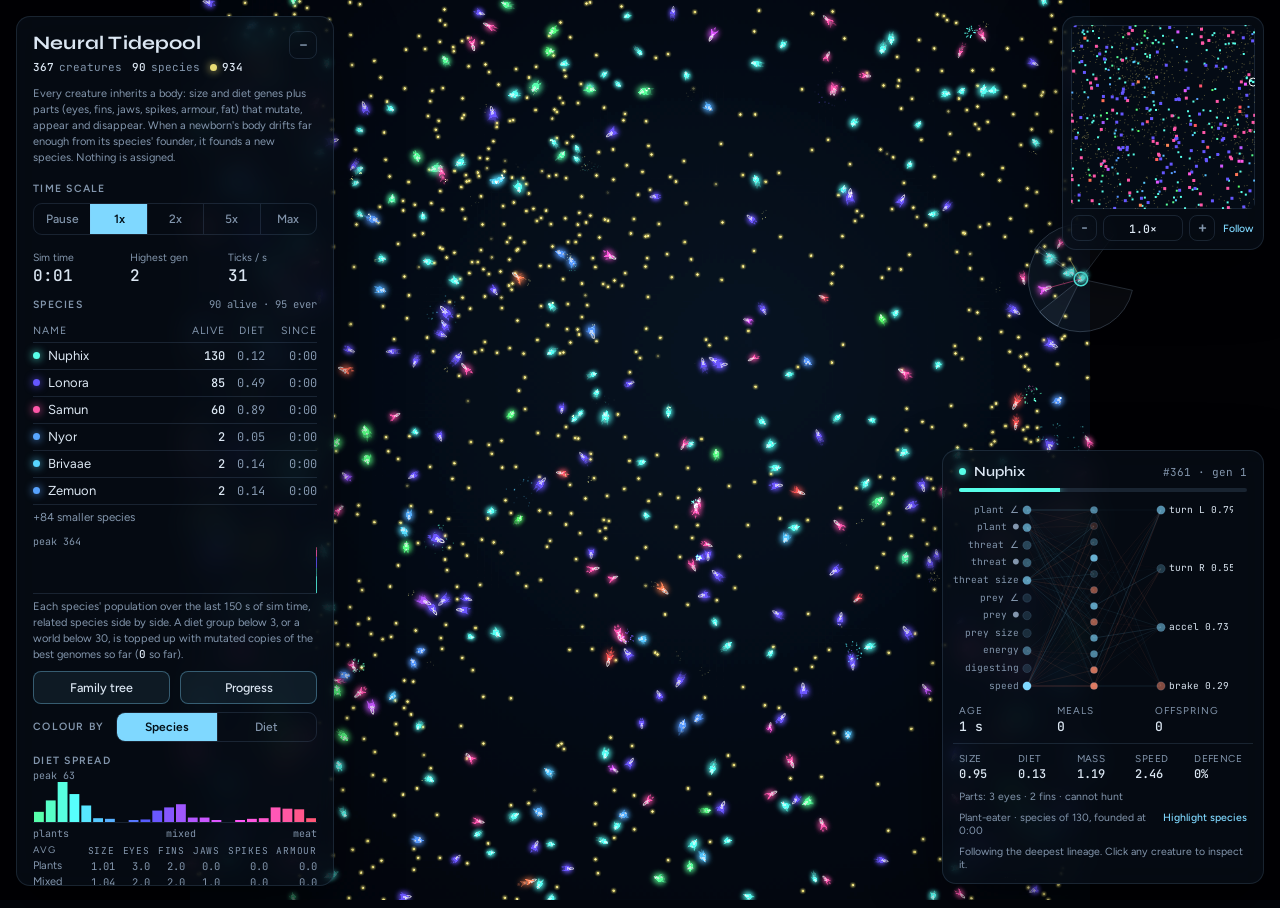
<file: index.html>
<!doctype html>
<html lang="en">
<head>
<meta charset="utf-8">
<meta name="viewport" content="width=device-width, initial-scale=1, viewport-fit=cover">
<title>Neural Tidepool</title>
<link rel="preconnect" href="https://fonts.googleapis.com">
<link rel="preconnect" href="https://fonts.gstatic.com" crossorigin>
<link rel="stylesheet" href="https://fonts.googleapis.com/css2?family=Syne:wght@600;700&family=Figtree:wght@400;500;600&family=JetBrains+Mono:wght@400;500&display=swap">
<link rel="stylesheet" href="css/styles.css">
</head>
<body>
<canvas id="world" class="layer" aria-label="Ecosystem simulation"></canvas>
<canvas id="overlay" class="layer" aria-hidden="true"></canvas>

<aside class="panel" id="panel">
  <header class="panel-head">
    <div>
      <h1>Neural Tidepool</h1>
      <div class="mini" aria-live="off">
        <span title="Creatures"><b id="m-pop">0</b> creatures</span>
        <span title="Living species"><b id="m-species">0</b> species</span>
        <span title="Plants" style="--c: var(--plant)"><i class="dot"></i><b id="mp">0</b></span>
      </div>
    </div>
    <button class="icon-btn" id="collapse" aria-expanded="true" aria-controls="panel-body" title="Collapse panel">–</button>
  </header>

  <div class="panel-body" id="panel-body">
    <p class="note">Every creature inherits a body: size and diet genes plus parts (eyes, fins, jaws, spikes, armour, fat) that mutate, appear and disappear. When a newborn's body drifts far enough from its species' founder, it founds a new species. Nothing is assigned.</p>

    <section class="block">
      <div class="label">Time scale</div>
      <div class="seg" role="group" aria-label="Simulation speed">
        <button id="sp-0" data-speed="0" aria-pressed="false">Pause</button>
        <button id="sp-1" data-speed="1" aria-pressed="true">1x</button>
        <button id="sp-2" data-speed="2" aria-pressed="false">2x</button>
        <button id="sp-5" data-speed="5" aria-pressed="false">5x</button>
        <button id="sp-max" data-speed="max" aria-pressed="false">Max</button>
      </div>
    </section>

    <section class="block">
      <div class="clock">
        <div><small>Sim time</small><b id="st-time">0:00</b></div>
        <div><small>Highest gen</small><b id="st-gen">0</b></div>
        <div><small>Ticks / s</small><b id="st-tps">60</b></div>
      </div>
      <div class="label-row"><span class="label">Species</span><span class="meta" id="sp-summary"></span></div>
      <div class="pop species">
        <div class="pop-row head" aria-hidden="true"><span>Name</span><span>Alive</span><span>Diet</span><span>Since</span></div>
        <div id="species-rows" role="group" aria-label="Largest living species; pick one to highlight its members"></div>
      </div>
      <div class="spark-wrap">
        <canvas id="spark" aria-label="Population of each species over time, stacked"></canvas>
        <p class="note" id="reseed-note"></p>
      </div>
      <div class="actions">
        <button class="btn" id="tree-open" aria-expanded="false" aria-controls="tree-panel">Family tree</button>
        <button class="btn" id="progress-open" aria-expanded="false" aria-controls="progress-panel">Progress</button>
      </div>
      <div class="color-row">
        <span class="label">Colour by</span>
        <div class="seg two" role="group" aria-label="Colour creatures by">
          <button data-color="species" aria-pressed="true">Species</button>
          <button data-color="diet" aria-pressed="false">Diet</button>
        </div>
      </div>
      <div class="diet-wrap" id="diet-wrap">
        <div class="label">Diet spread</div>
        <canvas id="diet" aria-label="Number of living creatures by diet, from plants to meat"></canvas>
        <div class="diet-axis" aria-hidden="true"><span>plants</span><span>mixed</span><span>meat</span></div>
        <div class="parts-table" id="body-avg" aria-label="Average body per diet group"></div>
      </div>
    </section>

    <section class="block">
      <div class="label">Environment</div>
      <div class="slider">
        <div class="slider-top"><label for="plantRate">Plant spawn rate</label><output id="plantRate-out" for="plantRate">16 /s per 1000²</output></div>
        <input type="range" id="plantRate" min="0" max="60" step="1" value="16">
      </div>
      <div class="slider">
        <div class="slider-top"><label for="drain">Energy drain</label><output id="drain-out" for="drain">1.00×</output></div>
        <input type="range" id="drain" min="0.25" max="3" step="0.05" value="1">
      </div>
      <div class="slider">
        <div class="slider-top"><label for="mutation">Mutation rate</label><output id="mutation-out" for="mutation">8% of weights</output></div>
        <input type="range" id="mutation" min="0" max="0.5" step="0.01" value="0.08">
      </div>
      <div class="slider">
        <div class="slider-top"><label for="sensor">Sensor range</label><output id="sensor-out" for="sensor">140 px</output></div>
        <input type="range" id="sensor" min="40" max="260" step="5" value="140">
      </div>
    </section>

    <section class="block">
      <div class="label">World</div>
      <form class="seed-row" id="seed-form">
        <label for="seed">Seed</label>
        <input id="seed" type="text" inputmode="numeric" autocomplete="off" spellcheck="false">
        <button class="btn" type="submit">Replay seed</button>
      </form>
      <div class="actions">
        <button class="btn" id="reset">New world</button>
        <button class="btn" id="save">Save world</button>
        <button class="btn" id="load">Load world</button>
        <input type="file" id="load-file" accept=".json,application/json" hidden>
      </div>
      <label class="check" for="keep-progress"><input type="checkbox" id="keep-progress" checked> Keep progress in this browser</label>
      <p class="note" id="world-status" role="status"></p>
      <p class="note">The same seed replays the same world, as long as you don't change the sliders. Add <b>?seed=</b> to the address to open a specific seed.</p>
    </section>

    <p class="note version">Version <b id="version"></b> UTC. Saved worlds only open in the version that saved them.</p>
    <span class="keys"><kbd>Space</kbd> pause · <kbd>1</kbd>–<kbd>5</kbd> speed · <kbd>T</kbd> family tree · <kbd>P</kbd> progress · <kbd>C</kbd> colours<br>Drag to pan · wheel or pinch to zoom · <kbd>+</kbd> <kbd>−</kbd> zoom · <kbd>0</kbd> whole world · double-click or <kbd>F</kbd> follows a creature</span>
  </div>
</aside>

<aside class="inspector" id="inspector" aria-label="Selected creature">
  <div class="insp-head" id="in-head">
    <i class="dot" id="in-dot"></i><b id="in-name">Herbivore</b><span class="meta" id="in-meta">#0 · gen 0</span>
  </div>
  <div class="ebar" id="in-ebar"><i id="in-energy"></i></div>
  <canvas id="brain" width="280" height="196" aria-label="Neural network of the selected creature"></canvas>
  <div class="insp-stats">
    <div><small>Age</small><b id="in-age">0 s</b></div>
    <div><small>Meals</small><b id="in-meals">0</b></div>
    <div><small>Offspring</small><b id="in-kids">0</b></div>
  </div>
  <div class="insp-stats genes" id="in-genes">
    <div><small>Size</small><b id="gn-size">–</b></div>
    <div><small>Diet</small><b id="gn-diet">–</b></div>
    <div><small>Mass</small><b id="gn-mass">–</b></div>
    <div><small>Speed</small><b id="gn-speed">–</b></div>
    <div><small>Defence</small><b id="gn-defence">–</b></div>
  </div>
  <div class="insp-foot" id="in-parts"></div>
  <div class="insp-foot insp-species"><span id="in-species"></span><button class="link-btn" id="in-focus" aria-pressed="false">Highlight species</button></div>
  <div class="insp-foot" id="in-foot">Following the deepest lineage. Click any creature to inspect it.</div>
</aside>

<aside class="map-panel" id="map-panel" aria-label="Minimap and zoom">
  <canvas id="minimap" aria-label="Minimap of the whole world; the outlined part is on screen. Click or drag to move the view."></canvas>
  <div class="zoom-row" role="group" aria-label="Zoom">
    <button class="icon-btn" id="zoom-out" title="Zoom out (−)" aria-label="Zoom out">−</button>
    <button class="zoom-level" id="zoom-fit" title="Show the whole world (0)" aria-label="Show the whole world"><span id="zoom-level">1.0×</span></button>
    <button class="icon-btn" id="zoom-in" title="Zoom in (+)" aria-label="Zoom in">+</button>
    <button class="link-btn" id="zoom-follow" aria-pressed="false" title="Keep the inspected creature centred (F)">Follow</button>
  </div>
</aside>

<aside class="tree-panel" id="tree-panel" aria-label="Family tree of species" hidden>
  <header class="tree-head">
    <b>Family tree</b>
    <label class="check" for="tree-extinct"><input type="checkbox" id="tree-extinct" checked> Extinct branches</label>
    <label class="check" for="tree-levels">Ancestors
      <select id="tree-levels" title="How many generations of ancestors to show above each species">
        <option value="1">1</option>
        <option value="3" selected>3</option>
        <option value="6">6</option>
        <option value="all">All</option>
      </select>
    </label>
    <button class="icon-btn" id="tree-close" title="Close family tree" aria-label="Close family tree">×</button>
  </header>
  <div class="tree-scroll" id="tree-scroll"><canvas id="tree" aria-label="Family tree: one line per species from when it was founded to when it died out, joined to the species it branched from"></canvas></div>
  <div class="tree-axis" aria-hidden="true"><span id="tree-t0">0:00</span><span>time</span><span id="tree-t1">0:00</span></div>
  <p class="note" id="tree-info" role="status"></p>
</aside>

<aside class="progress-panel" id="progress-panel" aria-label="Is evolution producing better creatures?" hidden>
  <header class="tree-head">
    <b>Progress</b>
    <button class="icon-btn" id="progress-close" title="Close progress" aria-label="Close progress">×</button>
  </header>
  <p class="note">Population numbers settle even while creatures improve, because their rivals improve too. So every so often a few living creatures sit the same exams in a private arena, and are scored against untrained founders (dashed lines).</p>
  <div class="pg-chart">
    <div class="label-row"><span class="label">Foraging exam</span><span class="meta">plants eaten per minute, alone</span></div>
    <canvas id="pg-forage" aria-label="Foraging exam scores over time"></canvas>
    <p class="note" id="pg-forage-v"></p>
  </div>
  <div class="pg-chart">
    <div class="label-row"><span class="label">Hunting exam</span><span class="meta">standard prey caught per minute</span></div>
    <canvas id="pg-hunt" aria-label="Hunting exam scores over time"></canvas>
    <p class="note" id="pg-hunt-v"></p>
  </div>
  <div class="pg-chart">
    <div class="label-row"><span class="label">Self-sufficiency</span><span class="meta">born rather than topped up</span></div>
    <canvas id="pg-self" aria-label="Share of new creatures born rather than topped up, over time"></canvas>
    <p class="note" id="pg-self-v"></p>
  </div>
  <p class="note pg-legend"><span style="--c: var(--herb)"><i class="dot"></i>Plant-eaters</span><span style="--c: var(--omni)"><i class="dot"></i>Mixed diet</span><span style="--c: var(--carn)"><i class="dot"></i>Meat-eaters</span><span>- - untrained</span></p>
  <p class="note" id="pg-status" role="status"></p>
</aside>

<script src="js/Random.js" defer></script>
<script src="js/utils.js" defer></script>
<script src="js/config.js" defer></script>
<script src="js/Vector.js" defer></script>
<script src="js/NeuralNetwork.js" defer></script>
<script src="js/Genome.js" defer></script>
<script src="js/Species.js" defer></script>
<script src="js/Plant.js" defer></script>
<script src="js/Agent.js" defer></script>
<script src="js/SpatialGrid.js" defer></script>
<script src="js/ParticleSystem.js" defer></script>
<script src="js/Simulation.js" defer></script>
<script src="js/Progress.js" defer></script>
<script src="js/Camera.js" defer></script>
<script src="js/Renderer.js" defer></script>
<script src="js/TreeView.js" defer></script>
<script src="js/ProgressView.js" defer></script>
<script src="js/ViewControls.js" defer></script>
<script src="js/UIController.js" defer></script>
<script src="js/AutoSave.js" defer></script>
<script src="js/main.js" defer></script>
</body>
</html>
</file>
<file: css/styles.css>
/* Layout: full-bleed living canvas; one floating glass instrument panel (left) and a brain inspector (bottom right). Deliberately dark-only. */
:root {
  color-scheme: dark;
  --abyss: #03060c;
  --glass: rgba(8, 14, 24, 0.74);
  --line: rgba(140, 182, 224, 0.15);
  --ink: #dce7f3;
  --muted: #8396ad;
  --accent: #7fd8ff;
  --herb: #62ffa0;
  --omni: #a68dff;
  --carn: #ff5266;
  --plant: #e8dc74;
  --neg: #ff8c6e;
  --display: "Syne", "Trebuchet MS", system-ui, sans-serif;
  --body: "Figtree", system-ui, -apple-system, "Segoe UI", sans-serif;
  --mono: "JetBrains Mono", ui-monospace, "Cascadia Mono", Consolas, monospace;
}
html, body { height: 100%; }
body {
  background: var(--abyss);
  color: var(--ink);
  font-family: var(--body);
  font-size: 13px;
  overflow: hidden;
}
canvas.layer { position: fixed; inset: 0; width: 100%; height: 100%; display: block; }
#overlay { pointer-events: none; }

.panel {
  position: fixed;
  top: calc(16px + env(safe-area-inset-top, 0px));
  left: max(16px, env(safe-area-inset-left, 0px));
  width: 316px;
  max-height: calc(100vh - 32px - env(safe-area-inset-top, 0px) - env(safe-area-inset-bottom, 0px));
  overflow-y: auto;
  background: var(--glass);
  -webkit-backdrop-filter: blur(14px) saturate(1.25);
  backdrop-filter: blur(14px) saturate(1.25);
  border: 1px solid var(--line);
  border-radius: 14px;
  box-shadow: 0 24px 60px rgba(0, 0, 0, 0.5);
  display: flex;
  flex-direction: column;
}
.panel-head {
  display: flex;
  align-items: flex-start;
  justify-content: space-between;
  gap: 12px;
  padding: 14px 16px 12px;
}
.panel-head h1 {
  margin: 0;
  font-family: var(--display);
  font-weight: 700;
  font-size: 19px;
  letter-spacing: 0.01em;
  text-wrap: balance;
}
.mini {
  margin-top: 6px;
  display: flex;
  gap: 10px;
  font-family: var(--mono);
  font-size: 11px;
  color: var(--muted);
  font-variant-numeric: tabular-nums;
}
.mini span { display: inline-flex; align-items: center; gap: 5px; }
.mini b { color: var(--ink); font-weight: 500; }
.dot { width: 7px; height: 7px; border-radius: 50%; background: var(--c); box-shadow: 0 0 8px var(--c); display: inline-block; flex: none; }
.icon-btn {
  flex: none;
  width: 28px; height: 28px;
  border-radius: 8px;
  border: 1px solid var(--line);
  background: transparent;
  color: var(--muted);
  font: 500 15px/1 var(--mono);
  cursor: pointer;
}
.icon-btn:hover { color: var(--ink); border-color: rgba(127, 216, 255, 0.4); }

.panel-body { display: flex; flex-direction: column; gap: 16px; padding: 0 16px 16px; }
.block { display: flex; flex-direction: column; gap: 8px; }
.label {
  font-size: 10.5px;
  font-weight: 600;
  text-transform: uppercase;
  letter-spacing: 0.12em;
  color: var(--muted);
}
.seg { display: grid; grid-template-columns: repeat(5, 1fr); border: 1px solid var(--line); border-radius: 9px; overflow: hidden; }
.seg button {
  background: transparent;
  border: 0;
  border-left: 1px solid var(--line);
  color: var(--muted);
  font: 500 12px/1 var(--body);
  padding: 9px 0;
  cursor: pointer;
}
.seg button:first-child { border-left: 0; }
.seg button:hover { color: var(--ink); background: rgba(127, 216, 255, 0.06); }
.seg button[aria-pressed="true"] { color: #031018; background: var(--accent); font-weight: 600; }

.clock {
  display: grid;
  grid-template-columns: repeat(3, 1fr);
  gap: 8px;
}
.clock div { display: flex; flex-direction: column; gap: 2px; }
.clock b { font: 500 16px/1.2 var(--mono); font-variant-numeric: tabular-nums; color: var(--ink); }
.clock small { font-size: 10.5px; color: var(--muted); }

.pop { display: flex; flex-direction: column; font-variant-numeric: tabular-nums; }
.pop-row {
  display: grid;
  grid-template-columns: 1fr 52px 44px 56px;
  align-items: center;
  padding: 5px 0;
  border-top: 1px solid var(--line);
  font-family: var(--mono);
  font-size: 12px;
  color: var(--muted);
}
.pop-row > :not(:first-child) { text-align: right; }
.pop-row.head { border-top: 0; font-family: var(--body); font-size: 10.5px; text-transform: uppercase; letter-spacing: 0.1em; }
.pop-row .sp { display: flex; align-items: center; gap: 8px; font-family: var(--body); font-size: 13px; color: var(--ink); }
.pop-row b { color: var(--ink); font-weight: 500; }
.spark-wrap { display: flex; flex-direction: column; gap: 4px; }
#spark { width: 100%; height: 58px; display: block; }
.note { font-size: 11px; color: var(--muted); line-height: 1.45; margin: 0; }
.note b { color: var(--ink); font-weight: 500; font-family: var(--mono); }

.slider { display: flex; flex-direction: column; gap: 4px; }
.slider-top { display: flex; justify-content: space-between; align-items: baseline; }
.slider-top label { font-size: 12.5px; color: var(--ink); }
.slider-top output { font: 500 11.5px var(--mono); color: var(--accent); font-variant-numeric: tabular-nums; }
input[type="range"] { width: 100%; margin: 0; accent-color: var(--accent); height: 18px; cursor: pointer; }

.actions { display: flex; align-items: center; justify-content: space-between; gap: 10px; flex-wrap: wrap; }
.btn {
  border: 1px solid rgba(127, 216, 255, 0.35);
  background: rgba(127, 216, 255, 0.08);
  color: var(--ink);
  border-radius: 8px;
  padding: 8px 12px;
  font: 500 12.5px var(--body);
  cursor: pointer;
}
.btn:hover { background: rgba(127, 216, 255, 0.16); }
.keys { font-size: 11px; color: var(--muted); }
kbd { font: 500 10.5px var(--mono); border: 1px solid var(--line); border-radius: 4px; padding: 1px 4px; color: var(--ink); }
button:focus-visible, input:focus-visible { outline: 2px solid var(--accent); outline-offset: 2px; }

.panel.collapsed .panel-body { display: none; }

.inspector {
  position: fixed;
  right: max(16px, env(safe-area-inset-right, 0px));
  bottom: calc(16px + env(safe-area-inset-bottom, 0px));
  width: 300px;
  background: var(--glass);
  -webkit-backdrop-filter: blur(14px) saturate(1.25);
  backdrop-filter: blur(14px) saturate(1.25);
  border: 1px solid var(--line);
  border-radius: 14px;
  box-shadow: 0 24px 60px rgba(0, 0, 0, 0.5);
  padding: 12px 10px 12px;
  display: flex;
  flex-direction: column;
  gap: 8px;
}
.insp-head { display: flex; align-items: center; gap: 8px; padding: 0 6px; }
.insp-head b { font-family: var(--display); font-size: 14px; font-weight: 600; }
.insp-head .meta { margin-left: auto; font: 11px var(--mono); color: var(--muted); }
#brain { width: 280px; height: 196px; display: block; }
.insp-stats { display: grid; grid-template-columns: repeat(3, 1fr); gap: 6px; padding: 0 6px; font-variant-numeric: tabular-nums; }
.insp-stats div { display: flex; flex-direction: column; gap: 1px; }
.insp-stats small { font-size: 10px; color: var(--muted); text-transform: uppercase; letter-spacing: 0.1em; }
.insp-stats b { font: 500 13px var(--mono); }
.ebar { height: 4px; border-radius: 2px; background: rgba(140, 182, 224, 0.15); margin: 0 6px; overflow: hidden; }
.ebar i { display: block; height: 100%; width: 50%; background: var(--c, var(--accent)); box-shadow: 0 0 8px var(--c, var(--accent)); }
.insp-foot { padding: 0 6px; font-size: 10.5px; color: var(--muted); }

@media (max-width: 720px) {
  .inspector { display: none; }
  .panel {
    top: auto;
    right: max(16px, env(safe-area-inset-right, 0px));
    bottom: calc(16px + env(safe-area-inset-bottom, 0px));
    width: auto;
    max-height: 56vh;
  }
}

.diet-wrap { display: flex; flex-direction: column; gap: 4px; margin-top: 4px; }
#diet { width: 100%; height: 52px; display: block; }
.diet-axis { display: flex; justify-content: space-between; font: 10px var(--mono); color: var(--muted); }
.insp-stats.genes { grid-template-columns: repeat(5, 1fr); border-top: 1px solid var(--line); padding-top: 8px; }
.insp-stats.genes b { font-size: 12px; }

.seed-row { display: flex; align-items: center; gap: 8px; margin: 0; }
.seed-row label { font-size: 12.5px; color: var(--ink); }
.seed-row input {
  flex: 1;
  min-width: 0;
  background: rgba(140, 182, 224, 0.06);
  border: 1px solid var(--line);
  border-radius: 8px;
  color: var(--ink);
  font: 500 12px var(--mono);
  padding: 7px 9px;
}
.actions .btn { flex: 1; }

.parts-table {
  display: grid;
  grid-template-columns: 1fr repeat(6, auto);
  column-gap: 8px;
  row-gap: 2px;
  font: 10.5px var(--mono);
  color: var(--muted);
  font-variant-numeric: tabular-nums;
}
.parts-table > :nth-child(7n + 1) { font-family: var(--body); font-size: 11px; }
.parts-table > :not(:nth-child(7n + 1)) { text-align: right; }
.parts-table .head { text-transform: uppercase; letter-spacing: 0.08em; font-size: 9.5px; }
.parts-table b { color: var(--ink); font-weight: 500; }
.insp-stats.genes small { letter-spacing: 0.04em; }

.check { display: flex; align-items: center; gap: 8px; font-size: 12.5px; color: var(--ink); cursor: pointer; }
.check input { accent-color: var(--accent); width: 15px; height: 15px; margin: 0; }

/* Species list, colour toggle and family tree */
.label-row { display: flex; justify-content: space-between; align-items: baseline; margin-top: 4px; }
.label-row .meta { font: 10.5px var(--mono); color: var(--muted); font-variant-numeric: tabular-nums; }
.pop.species .pop-row { grid-template-columns: 1fr 44px 40px 52px; }
.sp-row {
  width: 100%;
  background: transparent;
  border: 0;
  border-top: 1px solid var(--line);
  text-align: left;
  cursor: pointer;
  border-radius: 0;
}
.sp-row:hover:not(:disabled) { background: rgba(127, 216, 255, 0.06); }
.sp-row[aria-pressed="true"] { background: color-mix(in srgb, var(--c) 16%, transparent); }
.sp-row:disabled { cursor: default; }
.sp-row[hidden] { display: none; }
.sp-row:disabled .sp { color: var(--muted); font-size: 11.5px; }
.sp-row .sp > span { overflow: hidden; text-overflow: ellipsis; white-space: nowrap; }
.seg.two { grid-template-columns: repeat(2, 1fr); flex: 1; }
.seg.two button { padding: 8px 0; }
.link-btn {
  background: none;
  border: 0;
  padding: 0;
  color: var(--accent);
  font: 500 10.5px var(--body);
  cursor: pointer;
  flex: none;
}
.link-btn:hover { text-decoration: underline; }
.insp-species { display: flex; justify-content: space-between; align-items: baseline; gap: 8px; }

.tree-panel {
  position: fixed;
  top: calc(16px + env(safe-area-inset-top, 0px));
  right: calc(max(16px, env(safe-area-inset-right, 0px)) + 196px);
  width: min(460px, calc(100vw - 560px));
  min-width: 300px;
  height: max(240px, calc(100vh - 500px));
  background: var(--glass);
  -webkit-backdrop-filter: blur(14px) saturate(1.25);
  backdrop-filter: blur(14px) saturate(1.25);
  border: 1px solid var(--line);
  border-radius: 14px;
  box-shadow: 0 24px 60px rgba(0, 0, 0, 0.5);
  padding: 10px 12px 12px;
  display: flex;
  flex-direction: column;
  gap: 6px;
}
.tree-panel[hidden] { display: none; }
.tree-head { display: flex; align-items: center; gap: 12px; }
.tree-head b { font-family: var(--display); font-size: 14px; font-weight: 600; margin-right: auto; }
.tree-head .check { font-size: 11.5px; color: var(--muted); }
.tree-scroll { flex: 1; min-height: 0; overflow-y: auto; border-top: 1px solid var(--line); border-bottom: 1px solid var(--line); }
#tree { width: 100%; display: block; }
.tree-axis { display: flex; justify-content: space-between; font: 10px var(--mono); color: var(--muted); padding-right: 92px; }
#tree-info { min-height: 2.9em; }

@media (max-width: 720px) {
  .tree-panel { left: max(16px, env(safe-area-inset-left, 0px)); right: 152px; width: auto; min-width: 0; height: calc(44vh - 32px); }
}

/* Progress window */
.color-row { display: flex; align-items: center; gap: 12px; }
.progress-panel {
  position: fixed;
  right: calc(max(16px, env(safe-area-inset-right, 0px)) + 316px);
  bottom: calc(16px + env(safe-area-inset-bottom, 0px));
  width: min(420px, calc(100vw - 680px));
  min-width: 300px;
  max-height: calc(100vh - 32px);
  overflow-y: auto;
  background: var(--glass);
  -webkit-backdrop-filter: blur(14px) saturate(1.25);
  backdrop-filter: blur(14px) saturate(1.25);
  border: 1px solid var(--line);
  border-radius: 14px;
  box-shadow: 0 24px 60px rgba(0, 0, 0, 0.5);
  padding: 10px 12px 12px;
  display: flex;
  flex-direction: column;
  gap: 8px;
}
.progress-panel[hidden] { display: none; }
.pg-chart { display: flex; flex-direction: column; gap: 3px; border-top: 1px solid var(--line); padding-top: 6px; }
.pg-chart .label-row { margin-top: 0; }
.pg-chart canvas { width: 100%; height: 64px; display: block; }
.pg-legend { display: flex; flex-wrap: wrap; gap: 4px 12px; }
.pg-legend span { display: inline-flex; align-items: center; gap: 5px; }

@media (max-width: 720px) {
  .progress-panel { left: max(16px, env(safe-area-inset-left, 0px)); right: 152px; top: calc(16px + env(safe-area-inset-top, 0px)); bottom: auto; width: auto; min-width: 0; max-height: calc(44vh - 32px); }
}

/* Minimap and zoom */
.map-panel {
  position: fixed;
  top: calc(16px + env(safe-area-inset-top, 0px));
  right: max(16px, env(safe-area-inset-right, 0px));
  width: 184px;
  background: var(--glass);
  -webkit-backdrop-filter: blur(14px) saturate(1.25);
  backdrop-filter: blur(14px) saturate(1.25);
  border: 1px solid var(--line);
  border-radius: 14px;
  box-shadow: 0 24px 60px rgba(0, 0, 0, 0.5);
  padding: 8px;
  display: flex;
  flex-direction: column;
  gap: 6px;
}
#minimap { width: 100%; aspect-ratio: 1; display: block; border-radius: 6px; cursor: crosshair; }
.zoom-row { display: flex; align-items: center; gap: 6px; }
.zoom-row .icon-btn { width: 26px; height: 26px; }
.zoom-level {
  flex: 1;
  height: 26px;
  border: 1px solid var(--line);
  border-radius: 8px;
  background: transparent;
  color: var(--ink);
  font: 500 11.5px var(--mono);
  font-variant-numeric: tabular-nums;
  cursor: pointer;
}
.zoom-level:hover { border-color: rgba(127, 216, 255, 0.4); }
.zoom-row .link-btn { padding: 0 2px; }
.zoom-row .link-btn[aria-pressed="true"] { color: #031018; background: var(--accent); border-radius: 6px; padding: 4px 6px; }
.zoom-row .link-btn:disabled { color: var(--muted); cursor: default; text-decoration: none; }
#world { cursor: grab; }

@media (max-width: 720px) {
  .map-panel { width: 124px; padding: 6px; }
  .zoom-row .link-btn { display: none; }
}

.tree-head select {
  background: rgba(140, 182, 224, 0.06);
  border: 1px solid var(--line);
  border-radius: 6px;
  color: var(--ink);
  font: 500 11px var(--mono);
  padding: 2px 4px;
}
.tree-head select option { background: #0b1522; }

/* With the family tree open, the progress window (which sits below it on wide screens) gets shorter
   so the two never overlap; its content scrolls. */
@media (min-width: 721px) {
  body.tree-open .progress-panel { max-height: calc(100vh - 44px - max(240px, calc(100vh - 500px)) - 12px); }
}
</file>
